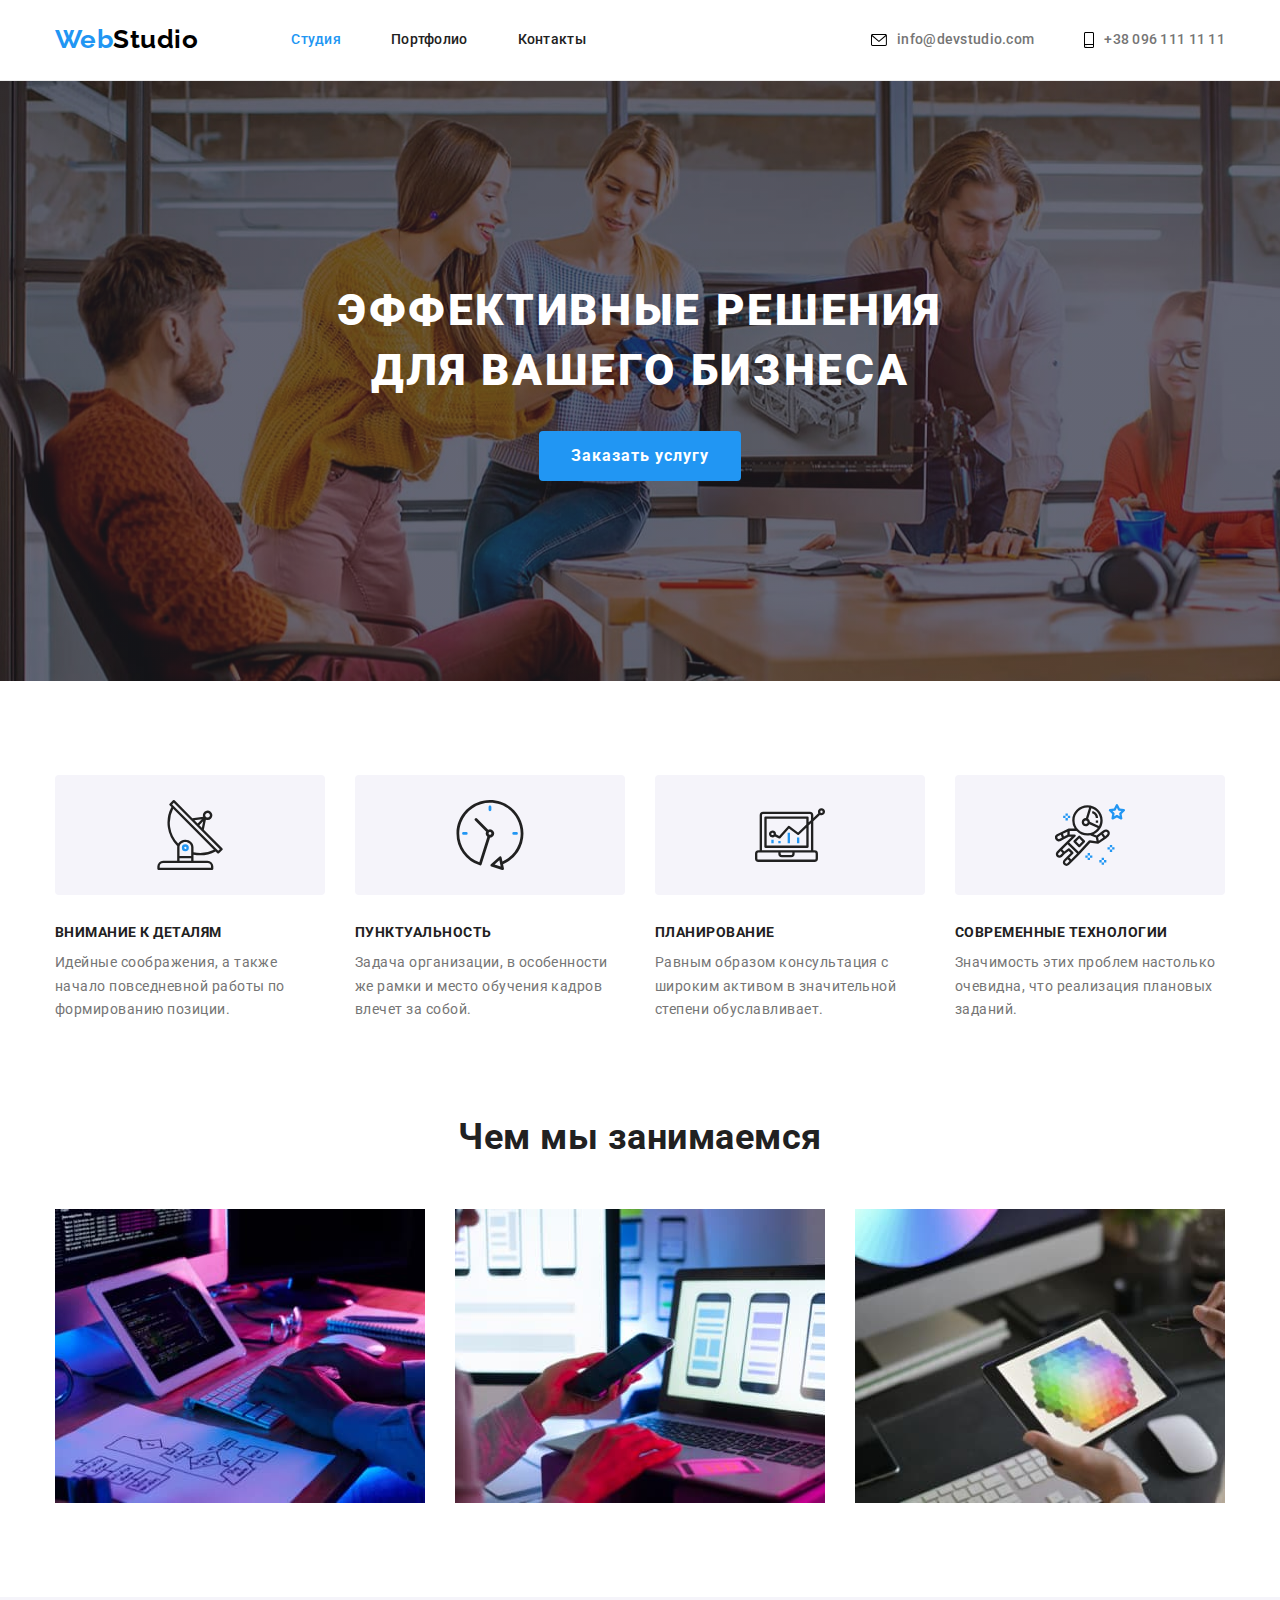
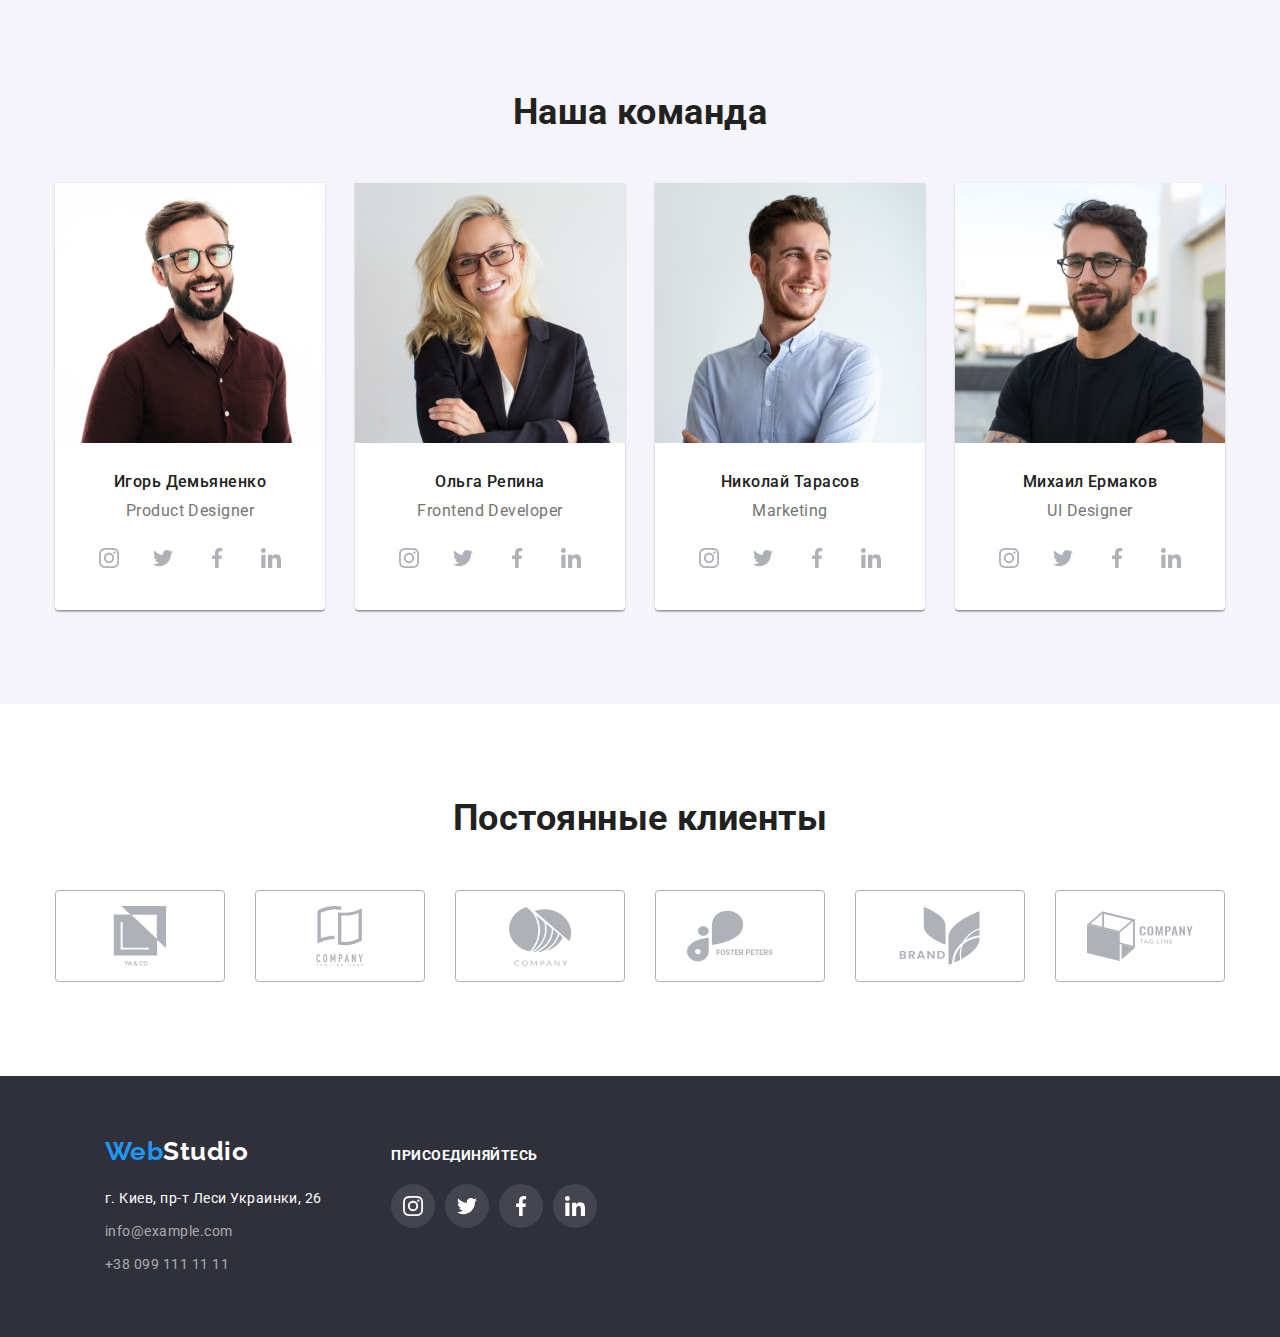
<file: index.html>
<!DOCTYPE html>
<html lang="ru">
  <head>
    <meta charset="UTF-8" />
    <meta http-equiv="X-UA-Compatible" content="IE=edge" />
    <meta name="viewport" content="width=device-width, initial-scale=1.0" />
    <title>Document</title>
    <link rel="preconnect" href="https://fonts.googleapis.com" />
    <link rel="preconnect" href="https://fonts.gstatic.com" crossorigin />
    <link
      href="https://fonts.googleapis.com/css2?family=Raleway:wght@700&family=Roboto:wght@400;500;700;900&display=swap"
      rel="stylesheet"
    />
    <link
      rel="stylesheet"
      href="https://cdnjs.cloudflare.com/ajax/libs/modern-normalize/1.1.0/modern-normalize.min.css"
    />
    <link rel="stylesheet" href="./css/styles.css" />
  </head>
  <body>
    <!-- Шапка -->
    <header>
      <div class="container main-nav">
        <a href="" class="logo"><span>Web</span>Studio</a>
        <nav>
          <ul class="site-nav list">
            <li class="item"><a href="" class="link current">Студия</a></li>
            <li class="item"><a href="./portfolio.html" class="link">Портфолио</a></li>
            <li class="item"><a href="" class="link">Контакты</a></li>
          </ul>
        </nav>
        <ul class="auth-nav list">
          <li class="item">
            <a href="mailto:info@devstudio.com" class="link">
              <svg class="icon-mail" width="16" height="12">
                <use href="./images/icons-sprite.svg#icon-envelope"></use>
              </svg>
              info@devstudio.com</a
            >
          </li>
          <li class="item">
            <a href="tel:+380961111111" class="link">
              <svg class="icon-tell" width="10" height="16">
                <use href="./images/icons-sprite.svg#icon-smartphone"></use>
              </svg>
              +38 096 111 11 11</a
            >
          </li>
        </ul>
      </div>
    </header>
    <!-- Мейн -->
    <main>
      <!-- Герой -->
      <section class="hero">
        <div class="wraper">
          <h1 class="hero-title">Эффективные решения для вашего бизнеса</h1>
          <button type="button">Заказать услугу</button>
        </div>
      </section>

      <!-- Особенности -->
      <section class="section section-features">
        <div class="container">
          <h2 class="visually-hidden section-title">Особенности компании</h2>
          <ul class="features list">
            <li class="item">
              <div class="wrapper-features">
                <svg class="icon-features" width="70" height="70">
                  <use href="./images/icons-sprite.svg#icon-antenna"></use>
                </svg>
              </div>
              <h3 class="title">Внимание к деталям</h3>
              <p>
                Идейные соображения, а также начало повседневной работы по формированию позиции.
              </p>
            </li>
            <li class="item">
              <div class="wrapper-features">
                <svg class="icon-features" width="70" height="70">
                  <use href="./images/icons-sprite.svg#icon-clock"></use>
                </svg>
              </div>
              <h3 class="title">Пунктуальность</h3>
              <p>
                Задача организации, в особенности же рамки и место обучения кадров влечет за собой.
              </p>
            </li>
            <li class="item">
              <div class="wrapper-features">
                <svg class="icon-features" width="70" height="70">
                  <use href="./images/icons-sprite.svg#icon-diagram"></use>
                </svg>
              </div>
              <h3 class="title">Планирование</h3>
              <p>
                Равным образом консультация с широким активом в значительной степени обуславливает.
              </p>
            </li>
            <li class="item">
              <div class="wrapper-features">
                <svg class="icon-features" width="70" height="70">
                  <use href="./images/icons-sprite.svg#icon-astronaut"></use>
                </svg>
              </div>
              <h3 class="title">Современные технологии</h3>
              <p>Значимость этих проблем настолько очевидна, что реализация плановых заданий.</p>
            </li>
          </ul>
        </div>
      </section>
      <!-- Чем мы занимаемся -->
      <section class="section section-wedo">
        <div class="container">
          <h2 class="title">Чем мы занимаемся</h2>
          <ul class="list">
            <li class="item">
              <a href=""
                ><img src="./images/wedo1.jpg" alt="Десктопные приложения" width="370"
              /></a>
            </li>
            <li class="item">
              <a href=""><img src="./images/wedo2.jpg" alt="Мобильные приложения" width="370" /></a>
            </li>
            <li class="item">
              <a href=""
                ><img src="./images/wedo3.jpg" alt="Планшетные приложения" width="370"
              /></a>
            </li>
          </ul>
        </div>
      </section>
      <!-- Наша команда -->
      <section class="section section-teem">
        <div class="container">
          <h2 class="teem-title">Наша команда</h2>
          <ul class="list">
            <li class="item">
              <img src="./images/teem-card-1.jpg" alt="Игорь Демьяненко" width="270" />
              <div class="wrapper">
                <h3 class="teem-name">Игорь Демьяненко</h3>
                <p class="role">Product Designer</p>
                <ul class="list social-links">
                  <li class="item-social">
                    <a href="" class="social-link">
                      <svg class="icon-link" width="20" height="20">
                        <use href="./images/icons-sprite.svg#icon-instagram"></use>
                      </svg>
                    </a>
                  </li>
                  <li class="item-social">
                    <a href="" class="social-link">
                      <svg class="icon-link" width="20" height="20">
                        <use href="./images/icons-sprite.svg#icon-twitter"></use>
                      </svg>
                    </a>
                  </li>
                  <li class="item-social">
                    <a href="" class="social-link">
                      <svg class="icon-link" width="20" height="20">
                        <use href="./images/icons-sprite.svg#icon-facebook"></use>
                      </svg>
                    </a>
                  </li>
                  <li class="item-social">
                    <a href="" class="social-link">
                      <svg class="icon-link" width="20" height="20">
                        <use href="./images/icons-sprite.svg#icon-linkedin"></use>
                      </svg>
                    </a>
                  </li>
                </ul>
              </div>
            </li>
            <li class="item">
              <img src="./images/teem-card-2.jpg" alt="Ольга Репина" width="270" />
              <div class="wrapper">
                <h3 class="teem-name">Ольга Репина</h3>
                <p class="role">Frontend Developer</p>
                <ul class="list social-links">
                  <li class="item-social">
                    <a href="" class="social-link">
                      <svg class="icon-link" width="20" height="20">
                        <use href="./images/icons-sprite.svg#icon-instagram"></use>
                      </svg>
                    </a>
                  </li>
                  <li class="item-social">
                    <a href="" class="social-link">
                      <svg class="icon-link" width="20" height="20">
                        <use href="./images/icons-sprite.svg#icon-twitter"></use>
                      </svg>
                    </a>
                  </li>
                  <li class="item-social">
                    <a href="" class="social-link">
                      <svg class="icon-link" width="20" height="20">
                        <use href="./images/icons-sprite.svg#icon-facebook"></use>
                      </svg>
                    </a>
                  </li>
                  <li class="item-social">
                    <a href="" class="social-link">
                      <svg class="icon-link" width="20" height="20">
                        <use href="./images/icons-sprite.svg#icon-linkedin"></use>
                      </svg>
                    </a>
                  </li>
                </ul>
              </div>
            </li>
            <li class="item">
              <img src="./images/teem-card-3.jpg" alt="Николай Тарасов" width="270" />
              <div class="wrapper">
                <h3 class="teem-name">Николай Тарасов</h3>
                <p class="role">Marketing</p>
                <ul class="list social-links">
                  <li class="item-social">
                    <a href="" class="social-link">
                      <svg class="icon-link" width="20" height="20">
                        <use href="./images/icons-sprite.svg#icon-instagram"></use>
                      </svg>
                    </a>
                  </li>
                  <li class="item-social">
                    <a href="" class="social-link">
                      <svg class="icon-link" width="20" height="20">
                        <use href="./images/icons-sprite.svg#icon-twitter"></use>
                      </svg>
                    </a>
                  </li>
                  <li class="item-social">
                    <a href="" class="social-link">
                      <svg class="icon-link" width="20" height="20">
                        <use href="./images/icons-sprite.svg#icon-facebook"></use>
                      </svg>
                    </a>
                  </li>
                  <li class="item-social">
                    <a href="" class="social-link">
                      <svg class="icon-link" width="20" height="20">
                        <use href="./images/icons-sprite.svg#icon-linkedin"></use>
                      </svg>
                    </a>
                  </li>
                </ul>
              </div>
            </li>
            <li class="item">
              <img src="./images/teem-card-4.jpg" alt="Михаил Ермаков" width="270" />
              <div class="wrapper">
                <h3 class="teem-name">Михаил Ермаков</h3>
                <p class="role">UI Designer</p>
                <ul class="list social-links">
                  <li class="item-social">
                    <a href="" class="social-link">
                      <svg class="icon-link" width="20" height="20">
                        <use href="./images/icons-sprite.svg#icon-instagram"></use>
                      </svg>
                    </a>
                  </li>
                  <li class="item-social">
                    <a href="" class="social-link">
                      <svg class="icon-link" width="20" height="20">
                        <use href="./images/icons-sprite.svg#icon-twitter"></use>
                      </svg>
                    </a>
                  </li>
                  <li class="item-social">
                    <a href="" class="social-link">
                      <svg class="icon-link" width="20" height="20">
                        <use href="./images/icons-sprite.svg#icon-facebook"></use>
                      </svg>
                    </a>
                  </li>
                  <li class="item-social">
                    <a href="" class="social-link">
                      <svg class="icon-link" width="20" height="20">
                        <use href="./images/icons-sprite.svg#icon-linkedin"></use>
                      </svg>
                    </a>
                  </li>
                </ul>
              </div>
            </li>
          </ul>
        </div>
      </section>
      <!-- Постоянные клиенты -->
      <section class="section clients">
        <div class="container">
          <h2 class="clients-title">Постоянные клиенты</h2>
          <ul class="list clients-list">
            <li class="client-item">
              <a href="" class="link">
                <svg class="icon-comp" width="106" height="60">
                  <use href="./images/icons-sprite.svg#icon-comp-1"></use>
                </svg>
              </a>
            </li>
            <li class="client-item">
              <a href="" class="link">
                <svg class="icon-comp" width="106" height="60">
                  <use href="./images/icons-sprite.svg#icon-comp-2"></use></svg
              ></a>
            </li>
            <li class="client-item">
              <a href="" class="link">
                <svg class="icon-comp" width="106" height="60">
                  <use href="./images/icons-sprite.svg#icon-comp-3"></use></svg
              ></a>
            </li>
            <li class="client-item">
              <a href="" class="link">
                <svg class="icon-comp" width="106" height="60">
                  <use href="./images/icons-sprite.svg#icon-comp-4"></use></svg
              ></a>
            </li>
            <li class="client-item">
              <a href="" class="link">
                <svg class="icon-comp" width="106" height="60">
                  <use href="./images/icons-sprite.svg#icon-comp-5"></use></svg
              ></a>
            </li>
            <li class="client-item">
              <a href="" class="link">
                <svg class="icon-comp" width="106" height="60">
                  <use href="./images/icons-sprite.svg#icon-comp-6"></use></svg
              ></a>
            </li>
          </ul>
        </div>
      </section>
    </main>
    <!-- Футер -->
    <footer class="bottom">
      <div class="container">
        <div class="wrapper">
          <a href="" class="logo"><span>Web</span>Studio</a>
          <address>
            <ul class="adress-list list">
              <li class="item">г. Киев, пр-т Леси Украинки, 26</li>
              <li class="item">
                <a href="mailto:info@example.com" class="link">info@example.com</a>
              </li>
              <li class="item"><a href="tel:+380991111111" class="link">+38 099 111 11 11</a></li>
            </ul>
          </address>
        </div>
        <div class="wrapper">
          <p class="text">присоединяйтесь</p>
          <ul class="list list-social">
            <li class="item-icon">
              <a href="" class="social-link">
                <svg class="icon-link" width="20" height="20">
                  <use href="./images/icons-sprite.svg#icon-instagram"></use>
                </svg>
              </a>
            </li>
            <li class="item-icon">
              <a href="" class="social-link">
                <svg class="icon-link" width="20" height="20">
                  <use href="./images/icons-sprite.svg#icon-twitter"></use>
                </svg>
              </a>
            </li>
            <li class="item-icon">
              <a href="" class="social-link">
                <svg class="icon-link" width="20" height="20">
                  <use href="./images/icons-sprite.svg#icon-facebook"></use>
                </svg>
              </a>
            </li>
            <li class="item-icon">
              <a href="" class="social-link">
                <svg class="icon-link" width="20" height="20">
                  <use href="./images/icons-sprite.svg#icon-linkedin"></use>
                </svg>
              </a>
            </li>
          </ul>
        </div>
      </div>
    </footer>
  </body>
</html>
</file>
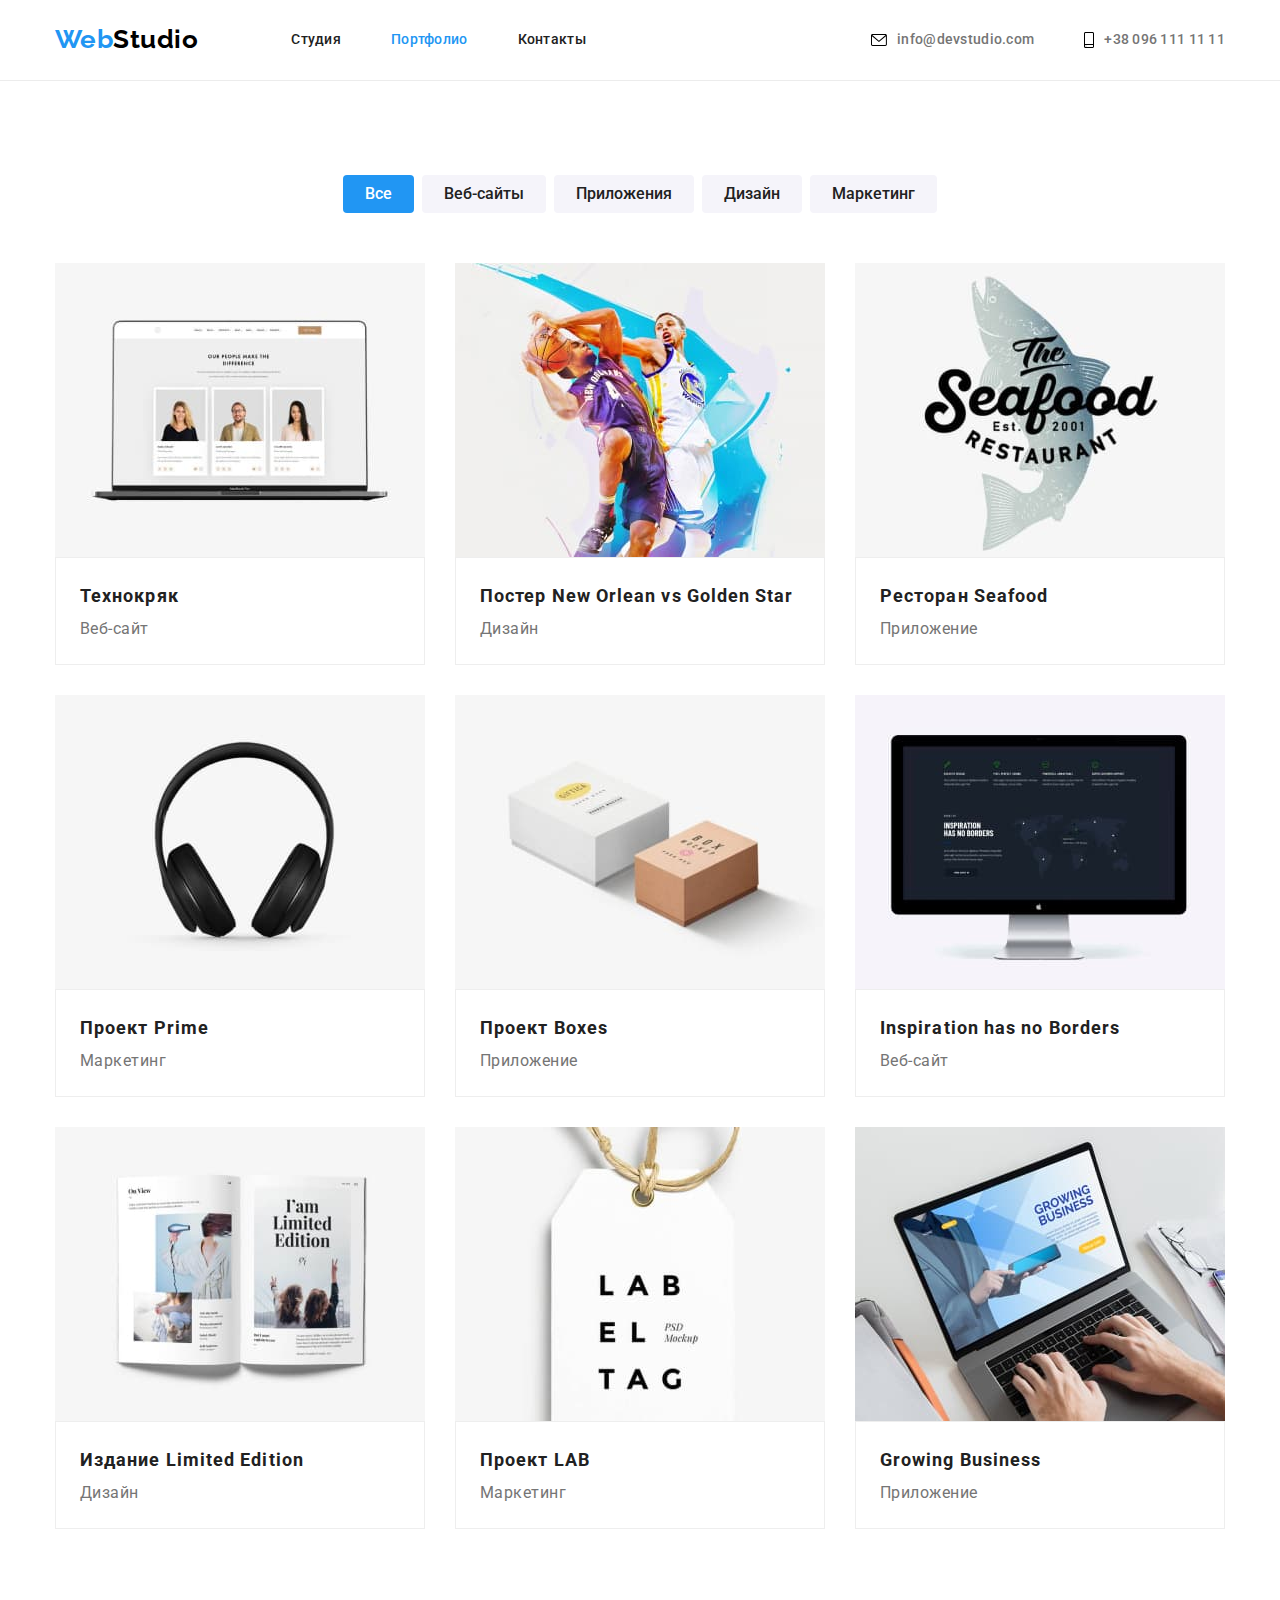
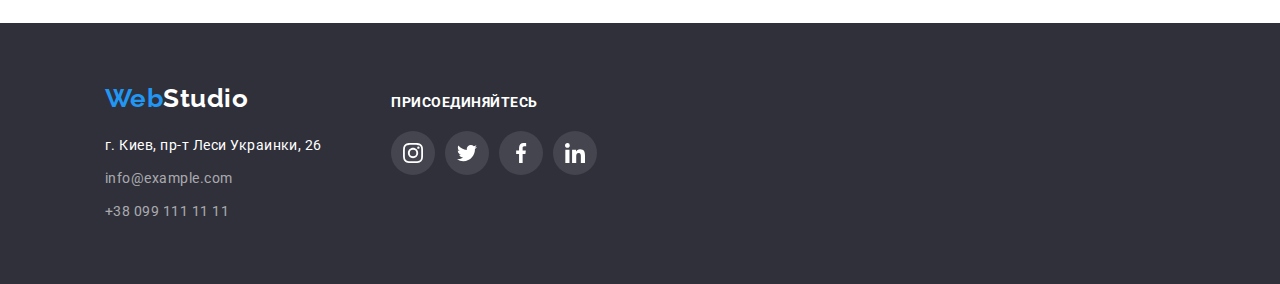
<file: portfolio.html>
<!DOCTYPE html>
<html lang="en">
  <head>
    <meta charset="UTF-8" />
    <meta http-equiv="X-UA-Compatible" content="IE=edge" />
    <meta name="viewport" content="width=device-width, initial-scale=1.0" />
    <title>Document</title>
    <link rel="preconnect" href="https://fonts.googleapis.com" />
    <link rel="preconnect" href="https://fonts.gstatic.com" crossorigin />
    <link
      href="https://fonts.googleapis.com/css2?family=Raleway:wght@700&family=Roboto:wght@400;500;700;900&display=swap"
      rel="stylesheet"
    />
    <link
      rel="stylesheet"
      href="https://cdnjs.cloudflare.com/ajax/libs/modern-normalize/1.1.0/modern-normalize.min.css"
    />
    <link rel="stylesheet" href="./css/styles.css" />
  </head>
  <body>
    <!-- Шапка -->
    <header>
      <div class="container main-nav">
        <a href="" class="logo"><span>Web</span>Studio</a>
        <nav>
          <ul class="site-nav list">
            <li class="item"><a href="./index.html" class="link">Студия</a></li>
            <li class="item"><a href="" class="link current">Портфолио</a></li>
            <li class="item"><a href="" class="link">Контакты</a></li>
          </ul>
        </nav>
        <ul class="auth-nav list">
          <li class="item">
            <a href="mailto:info@devstudio.com" class="link">
              <svg class="icon-mail" width="16" height="12">
                <use href="./images/icons-sprite.svg#icon-envelope"></use>
              </svg>
              info@devstudio.com</a
            >
          </li>
          <li class="item">
            <a href="tel:+380961111111" class="link">
              <svg class="icon-tell" width="10" height="16">
                <use href="./images/icons-sprite.svg#icon-smartphone"></use>
              </svg>
              +38 096 111 11 11</a
            >
          </li>
        </ul>
      </div>
    </header>
    <!-- Мейн -->
    <main>
      <section class="section projects">
        <div class="container">
          <h1 hidden>Наши проекты</h1>
          <ul class="list buttons">
            <li class="item"><button type="button" class="button-item active">Все</button></li>
            <li class="item"><button type="button" class="button-item">Веб-сайты</button></li>
            <li class="item"><button type="button" class="button-item">Приложения</button></li>
            <li class="item"><button type="button" class="button-item">Дизайн</button></li>
            <li class="item"><button type="button" class="button-item">Маркетинг</button></li>
          </ul>
          <ul class="list project">
            <li class="item">
              <a href="" class="link"
                ><img src="./images/tehno.jpg" alt="Технокряк" width="370" />
                <div class="content">
                  <h2 class="project-title">Технокряк</h2>
                  <p class="project-type">Веб-сайт</p>
                </div></a
              >
            </li>
            <li class="item">
              <a href="" class="link"
                ><img
                  src="./images/poster.jpg"
                  alt="Постер New Orlean vs Golden Star"
                  width="370"
                />
                <div class="content">
                  <h2 class="project-title">Постер New Orlean vs Golden Star</h2>
                  <p class="project-type">Дизайн</p>
                </div></a
              >
            </li>
            <li class="item">
              <a href="" class="link"
                ><img src="./images/resto.jpg" alt="Ресторан Seafood" width="370" />
                <div class="content">
                  <h2 class="project-title">Ресторан Seafood</h2>
                  <p class="project-type">Приложение</p>
                </div></a
              >
            </li>
            <li class="item">
              <a href="" class="link"
                ><img src="./images/prime.jpg" alt="Проект Prime" width="370" />
                <div class="content">
                  <h2 class="project-title">Проект Prime</h2>
                  <p class="project-type">Маркетинг</p>
                </div></a
              >
            </li>
            <li class="item">
              <a href="" class="link"
                ><img src="./images/boxes.jpg" alt="Проект Boxes" width="370" />
                <div class="content">
                  <h2 class="project-title">Проект Boxes</h2>
                  <p class="project-type">Приложение</p>
                </div></a
              >
            </li>
            <li class="item">
              <a href="" class="link"
                ><img src="./images/inspiration.jpg" alt="Inspiration has no Borders" width="370" />
                <div class="content">
                  <h2 class="project-title">Inspiration has no Borders</h2>
                  <p class="project-type">Веб-сайт</p>
                </div></a
              >
            </li>
            <li class="item">
              <a href="" class="link"
                ><img src="./images/limited.jpg" alt="Издание Limited Edition" width="370" />
                <div class="content">
                  <h2 class="project-title">Издание Limited Edition</h2>
                  <p class="project-type">Дизайн</p>
                </div></a
              >
            </li>
            <li class="item">
              <a href="" class="link"
                ><img src="./images/lab.jpg" alt="Проект LAB" width="370" />
                <div class="content">
                  <h2 class="project-title">Проект LAB</h2>
                  <p class="project-type">Маркетинг</p>
                </div></a
              >
            </li>
            <li class="item">
              <a href="" class="link"
                ><img src="./images/growing.jpg" alt="Growing Business" width="370" />
                <div class="content">
                  <h2 class="project-title">Growing Business</h2>
                  <p class="project-type">Приложение</p>
                </div></a
              >
            </li>
          </ul>
        </div>
      </section>
    </main>
    <!-- Футер -->
    <footer class="bottom">
      <div class="container">
        <div class="wrapper">
          <a href="" class="logo"><span>Web</span>Studio</a>
          <address>
            <ul class="adress-list list">
              <li class="item">г. Киев, пр-т Леси Украинки, 26</li>
              <li class="item">
                <a href="mailto:info@example.com" class="link">info@example.com</a>
              </li>
              <li class="item"><a href="tel:+380991111111" class="link">+38 099 111 11 11</a></li>
            </ul>
          </address>
        </div>
        <div class="wrapper">
          <p class="text">присоединяйтесь</p>
          <ul class="list list-social">
            <li class="item-icon">
              <a href="" class="social-link">
                <svg class="icon-link" width="20" height="20">
                  <use href="./images/icons-sprite.svg#icon-instagram"></use>
                </svg>
              </a>
            </li>
            <li class="item-icon">
              <a href="" class="social-link">
                <svg class="icon-link" width="20" height="20">
                  <use href="./images/icons-sprite.svg#icon-twitter"></use>
                </svg>
              </a>
            </li>
            <li class="item-icon">
              <a href="" class="social-link">
                <svg class="icon-link" width="20" height="20">
                  <use href="./images/icons-sprite.svg#icon-facebook"></use>
                </svg>
              </a>
            </li>
            <li class="item-icon">
              <a href="" class="social-link">
                <svg class="icon-link" width="20" height="20">
                  <use href="./images/icons-sprite.svg#icon-linkedin"></use>
                </svg>
              </a>
            </li>
          </ul>
        </div>
      </div>
    </footer>
  </body>
</html>
</file>
<file: css/styles.css>
/* Цвет основного текста : #757575 */
/* Вторичный цвет текста #212121 */
/* Белый цвет #FFFFFF */
/* Цвет акцента #2196F3 */
/* Вторичный цвет фона #F5F4FA */

:root {
  --primary-text-color: #757575;
  --secondary-text-color: #212121;
  --accent-color: #2196f3;
  --bg-section-color: #2f303a;
  --secondary-bg-color: #f5f4fa;
  --white-color: #ffffff;
  --footer-color-adress: rgba(255, 255, 255, 0.6);
  --black-color: #000000;
}

body {
  background-color: var(--white-color);
  color: var(--primary-text-color);
  font-family: 'Roboto', sans-serif;
  letter-spacing: 0.03em;
}

.list {
  list-style: none;
}

h1,
h2,
h3,
h4,
h5,
h6,
p,
ul {
  margin: 0;
  padding: 0;
}

.container {
  margin-left: auto;
  margin-right: auto;
  width: 1200px;
  padding-left: 15px;
  padding-right: 15px;
}
.section {
  padding-top: 94px;
  padding-bottom: 94px;
}

.visually-hidden {
  position: absolute;
  white-space: nowrap;
  width: 1px;
  height: 1px;
  overflow: hidden;
  border: 0;
  padding: 0;
  clip: rect(0 0 0 0);
  clip-path: inset(50%);
  margin: -1px;
}

img {
  display: block;
}
/* Шапка */
header {
  border-bottom: 1px solid #ececec;
}
.logo {
  margin-right: 93px;

  color: var(--black-color);
  font-family: 'Raleway', sans-serif;
  font-weight: 700;
  font-size: 26px;
  line-height: 1.2;
  text-decoration: none;
}
.logo span {
  color: var(--accent-color);
}

/* main-nav */
.main-nav {
  display: flex;
  align-items: center;
}

.site-nav {
  display: flex;
}

.site-nav .item {
  margin-right: 50px;
}

.site-nav .item:last-child {
  margin-right: 0;
}

.site-nav .link {
  display: block;
  padding-top: 32px;
  padding-bottom: 32px;
  color: var(--secondary-text-color);
  font-weight: 500;
  font-size: 14px;
  line-height: 1.14;
  letter-spacing: 0.02em;
  text-decoration: none;
}
.site-nav .link:hover,
.site-nav .link:focus {
  color: var(--accent-color);
}
.link.current {
  color: var(--accent-color);
}

.auth-nav {
  display: flex;
  margin-left: auto;
}

.auth-nav .item + .item {
  margin-left: 50px;
}

.auth-nav .link {
  padding-top: 32px;
  padding-bottom: 32px;

  display: flex;
  align-items: center;

  color: var(--primary-text-color);
  font-weight: 500;
  font-size: 14px;
  line-height: 1.14;
  letter-spacing: 0.02em;
  text-decoration: none;
}
.auth-nav .link:hover,
.auth-nav .link:focus {
  color: var(--accent-color);
}

.icon-mail,
.icon-tell {
  display: inline-block;
  margin-right: 10px;
}

.auth-nav .link:hover,
.auth-nav .link:focus {
  fill: var(--accent-color);
}

/* Герой */
.hero {
  background-color: var(--bg-section-color);
}

.hero .wraper {
  padding: 200px 0;
  max-width: 1600px;
  margin-right: auto;
  margin-left: auto;
  background-image: linear-gradient(to right, rgba(47, 48, 58, 0.4), rgba(47, 48, 58, 0.4)),
    url(../images/hero.jpg);
  text-align: center;
}
.hero-title {
  margin: 0 auto;
  max-width: 650px;

  color: var(--white-color);
  font-weight: 900;
  font-size: 44px;
  line-height: 1.36;
  letter-spacing: 0.06em;
  text-transform: uppercase;
}
.hero button {
  display: inline-block;
  margin-top: 30px;
  padding: 10px 32px;
  border-radius: 4px;
  border: transparent;
  min-width: 200px;
  height: 50px;

  background-color: var(--accent-color);
  color: var(--white-color);

  cursor: pointer;
  font-family: inherit;
  font-weight: 700;
  font-size: 16px;
  line-height: 1.88;
  letter-spacing: 0.06em;
}

.hero button:focus,
.hero button:hover {
  background-color: #188ce8;
}

/* Особенности */
.features.list {
  display: flex;
}

.features > .item {
  flex-basis: calc((100% - 30px) / 4);
}

.features > .item:not(:last-child) {
  margin-right: 30px;
}

.wrapper-features {
  display: flex;
  justify-content: center;
  align-items: center;
  background-color: var(--secondary-bg-color);
  border-radius: 4px;
  height: 120px;
  width: 100%;
  margin-bottom: 30px;
}

.features .title {
  margin-bottom: 10px;

  color: var(--secondary-text-color);
  font-weight: 700;
  font-size: 14px;
  line-height: 1.14;
  text-transform: uppercase;
}
.features p {
  font-size: 14px;
  line-height: 1.71;
}

/* Чем мы занимаемся */
.section-wedo {
  padding-top: 0;
}

.section-wedo .list {
  display: flex;
  margin-top: 50px;
}

.section-wedo .item:nth-child(-n + 2) {
  margin-right: 30px;
}

.section-wedo img {
  display: block;
}

.section-wedo .title {
  color: var(--secondary-text-color);
  font-weight: 700;
  font-size: 36px;
  line-height: 1.17;
  text-align: center;
}

/* Наша команда */
.section-teem .list {
  display: flex;
}

.section .wrapper {
  padding-top: 30px;
  padding-bottom: 30px;

  background-color: var(--white-color);
  border-radius: 0px 0px 4px 4px;
}

.section-teem .item {
  flex-basis: calc((100%-90) / 4);
  margin-right: 30px;

  text-align: center;
  box-shadow: 0px 1px 3px rgba(0, 0, 0, 0.12), 0px 1px 1px rgba(0, 0, 0, 0.14),
    0px 2px 1px rgba(0, 0, 0, 0.2);
  border-radius: 0px 0px 4px 4px;
}

.section-teem .item:nth-child(4) {
  margin-right: 0;
}

.section-teem {
  background-color: var(--secondary-bg-color);
}
.teem-title {
  margin-bottom: 50px;

  color: var(--secondary-text-color);
  font-weight: 700;
  font-size: 36px;
  line-height: 1.17;
  text-align: center;
}
.teem {
  color: var(--secondary-text-color);
}
.teem-name {
  margin-bottom: 10px;

  color: var(--secondary-text-color);
  font-weight: 500;
  font-size: 16px;
  line-height: 1.18;
}

.role {
  font-size: 16px;
  line-height: 1.18;
}

/* Ссылки на соцсети */

.social-links {
  display: flex;
  justify-content: center;
  margin-top: 16px;
  /* padding: 16px 32px 30px 32px; */
  background-color: var(--white-color);
  border-radius: 0px 0px 4px 4px;
}

.social-link {
  display: flex;
  justify-content: center;
  align-items: center;
  height: 44px;
  width: 44px;
  border-radius: 50%;
  color: #afb1b8;
}

.item-social:not(:last-child) {
  margin-right: 10px;
}

.social-link:hover {
  background-color: var(--accent-color);
  color: var(--white-color);
}

.icon-link {
  fill: currentColor;
}
/* <!-- Постоянные клиенты --> */
.clients-title {
  font-weight: 700;
  font-size: 36px;
  line-height: 1.16;
  text-align: center;
  color: var(--secondary-text-color);
  margin-bottom: 50px;
}

.clients-list {
  display: flex;
  justify-content: center;
}

.client-item:not(:last-child) {
  margin-right: 30px;
}

.clients .link {
  display: flex;
  justify-content: center;
  align-items: center;
  height: 92px;
  width: 170px;

  border: 1px solid #afb1b8;
  border-radius: 4px;
  color: #afb1b8;
}

.icon-comp {
  fill: currentColor;
}

.client-item .link:hover {
  color: var(--accent-color);
  border: 1px solid #2196f3;
}
/* Футер */
.bottom {
  padding-top: 60px;
  padding-bottom: 60px;
  background-color: var(--bg-section-color);
}
.bottom a {
  color: var(--white-color);
}

.adress-list {
  margin-top: 20px;
}

.adress-list .item {
  margin-bottom: 9px;

  color: var(--white-color);
  font-style: normal;
  font-size: 14px;
  line-height: 1.71;
}

.adress-list .item:last-child {
  margin-bottom: 0;
}

.adress-list .link {
  color: var(--footer-color-adress);
  font-size: 14px;
  line-height: 1.71;
  text-decoration: none;
}
.adress-list .link:hover,
.adress-list .link:focus {
  color: var(--accent-color);
}

.bottom .container {
  display: flex;
}

.bottom .wrapper {
  margin-left: 50px;
}

.text {
  margin-top: 12px;
  margin-bottom: 20px;
  font-weight: 700;
  font-size: 14px;
  line-height: 1.14;
  text-transform: uppercase;
  color: var(--white-color);
}

.bottom .list-social {
  display: flex;
}

.item-icon {
  margin-right: 10px;
}

.bottom .social-link {
  background-color: rgba(255, 255, 255, 0.1);
}

.social-link:hover {
  background-color: var(--accent-color);
}
/* Портфолио */
.projects .list.buttons {
  display: flex;
  justify-content: center;
  margin-bottom: 50px;
}

.buttons .item:not(:last-child) {
  margin-right: 8px;
}

.button-item {
  padding: 6px 22px;
  border: transparent;
  border-radius: 4px;

  background-color: var(--secondary-bg-color);
  color: var(--secondary-text-color);
  cursor: pointer;
  font-family: inherit;
  font-weight: 500;
  font-size: 16px;
  line-height: 1.62;
}

.buttons .active {
  background-color: var(--accent-color);
  color: var(--white-color);
}

.button-item:hover,
.button-item:focus {
  background-color: var(--accent-color);
  color: var(--white-color);
  box-shadow: 0px 3px 1px rgba(0, 0, 0, 0.1), 0px 1px 2px rgba(0, 0, 0, 0.08),
    0px 2px 2px rgba(0, 0, 0, 0.12);
}

.list.project {
  display: flex;
  flex-wrap: wrap;
  margin-left: -30px;
  margin-top: -30px;
}

.project .item {
  flex-basis: calc(100% / 3 - 30px);
  margin-left: 30px;
  margin-top: 30px;
}

.content {
  padding: 20px 24px;
  border: 1px solid #eeeeee;
}

.project-title {
  color: var(--secondary-text-color);
  font-weight: 700;
  font-size: 18px;
  line-height: 2;
  letter-spacing: 0.06em;
}
.project-type {
  color: var(--primary-text-color);
  font-size: 16px;
  line-height: 1.88;
}

.projects .link {
  text-decoration: none;
}

.projects .item:hover {
  box-shadow: 0px 1px 1px rgba(0, 0, 0, 0.12), 0px 4px 4px rgba(0, 0, 0, 0.06),
    1px 4px 6px rgba(0, 0, 0, 0.16);
}
</file>
